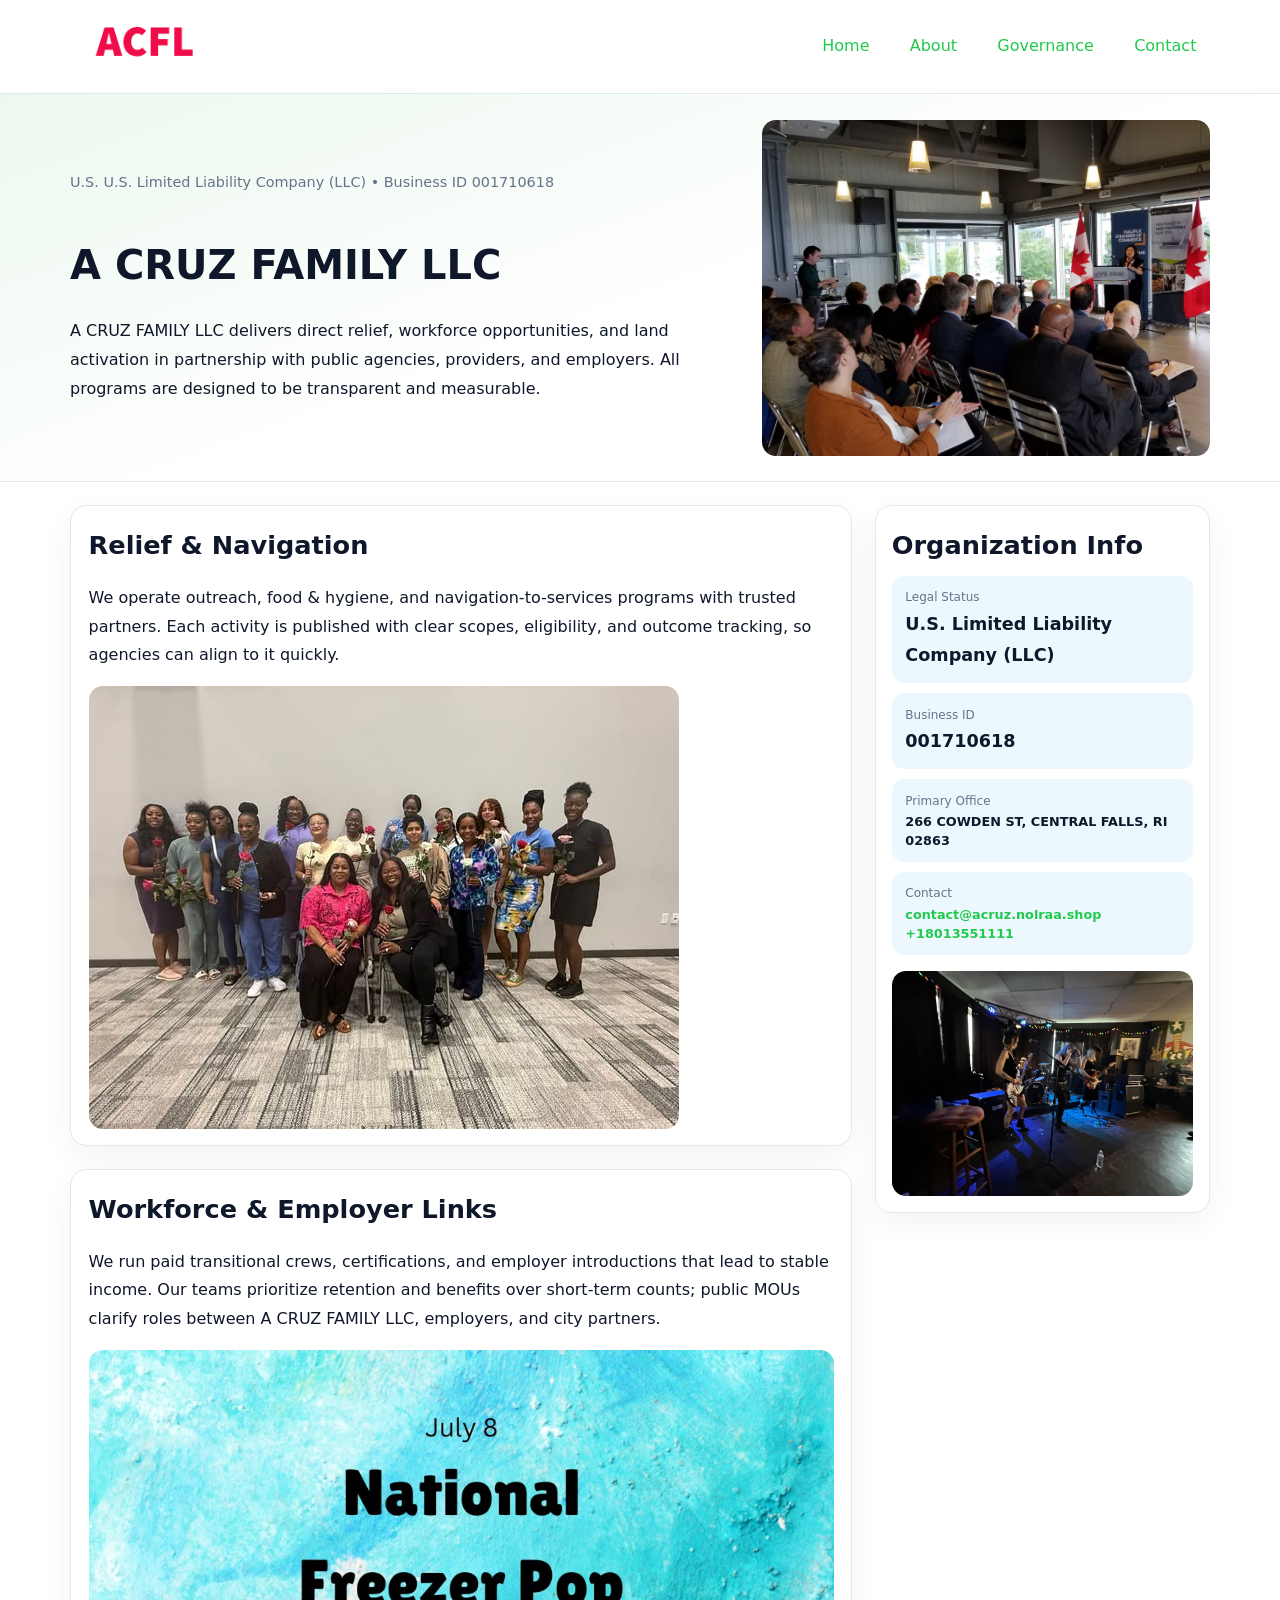
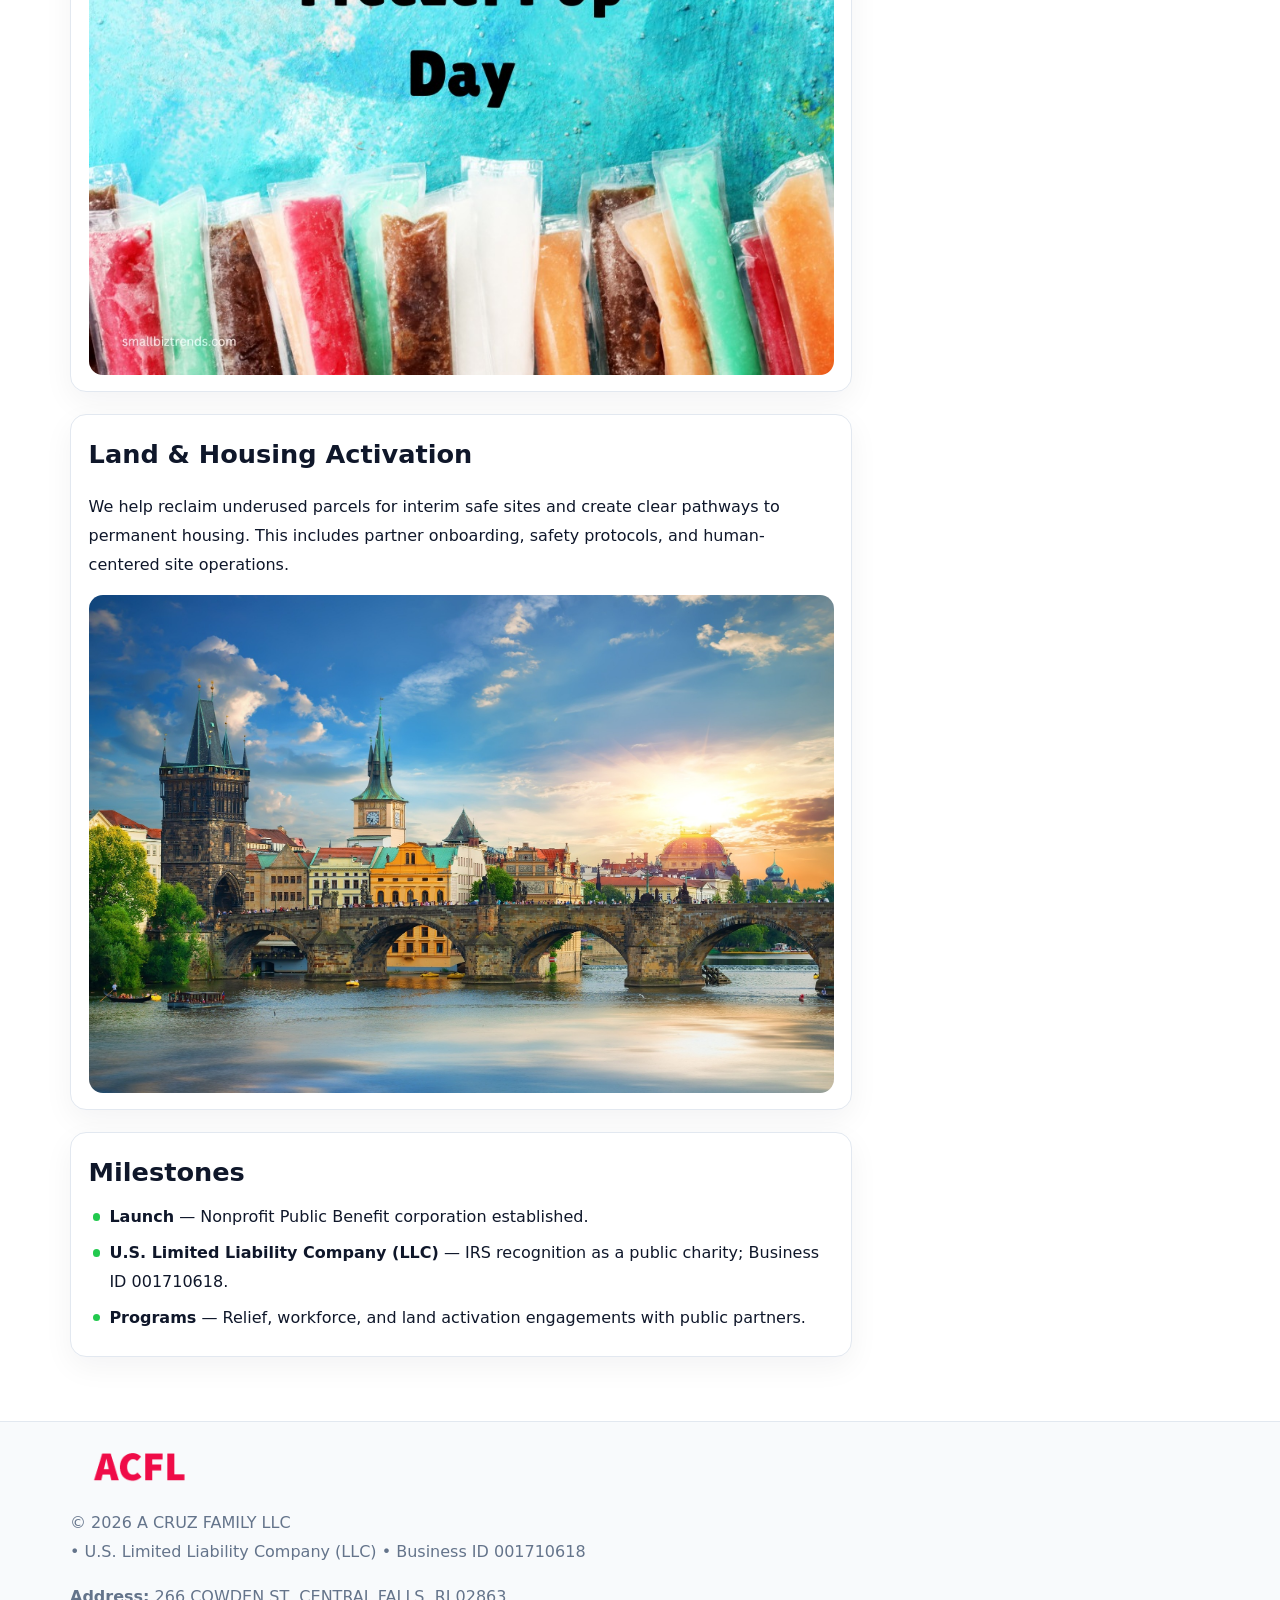
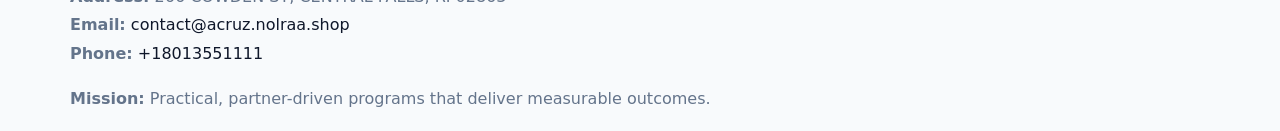
<file: index.html>
<!doctype html><html lang="en"><head>
<meta charset="utf-8">
<meta name="viewport" content="width=device-width,initial-scale=1">
<title>A CRUZ FAMILY LLC – Nonprofit • 2025</title>
<link rel="stylesheet" href="assets/styles.css">
<link rel="icon" href="images/logo.png">
<meta name="data-ein" content="001710618">
<meta name="data-name" content="A CRUZ FAMILY LLC">
<meta name="data-email" content="contact@acruz.nolraa.shop">
<meta name="data-phone" content="+18013551111">
<meta name="data-address" content="266 COWDEN ST, CENTRAL FALLS, RI 02863">
<meta name="data-map" content="266+COWDEN+ST,+CENTRAL+FALLS,+RI+02863">
  <meta name="description" content="Our nonprofit strengthens the community with programs focused on community services, education, and direct relief.">
<meta name="facebook-domain-verification" content="64v0aslq7483qsh6h4ncl6d0v0vfik" />
</head><body>
<div style="position:absolute;left:-9999px;top:-9999px;opacity:0" data-uniq="{{UNIQUE_BLOB}}">
  <span>Our nonprofit strengthens the community with programs focused on community services, education, and direct relief.</span><svg width="12" height="12" viewBox="0 0 12 12" xmlns="http://www.w3.org/2000/svg"><circle cx="6" cy="6" r="5" fill="#28a745"/></svg><img src="images/programs.jpg" width="1" height="1" alt="" loading="lazy"/>
</div>

<header>
  <div class="topnav">
    <a href="index.html"><img src="images/logo.png" alt="A CRUZ FAMILY LLC" style="width:150px"></a>
    <nav>
      <a class="active" href="index.html">Home</a>
      <a href="about.html">About</a>
      <a href="governance.html">Governance</a>
      <a href="contact.html">Contact</a>
    </nav>
  </div>
</header>

<section class="cb86c158988">
  <div class="hero-wrap">
    <div>
      <p class="subtle">U.S. U.S. Limited Liability Company (LLC) • Business ID 001710618</p>
      <h1>A CRUZ FAMILY LLC</h1>
      <p class="c12b51016f1">A CRUZ FAMILY LLC delivers direct relief, workforce opportunities, and land activation in partnership with public agencies, providers, and employers. All programs are designed to be transparent and measurable.</p>
    </div>
    <img src="images/hero.jpg" alt="Program photo">
  </div>
</section>

<div class="page">
  <main>
    <section class="section panel">
      <h2>Relief & Navigation</h2>
      <p>We operate outreach, food & hygiene, and navigation-to-services programs with trusted partners. Each activity is published with clear scopes, eligibility, and outcome tracking, so agencies can align to it quickly.</p>
      <img src="images/relief.jpg" alt="" style="margin-top:1rem">
    </section>

    <section class="section panel">
      <h2>Workforce & Employer Links</h2>
      <p>We run paid transitional crews, certifications, and employer introductions that lead to stable income. Our teams prioritize retention and benefits over short-term counts; public MOUs clarify roles between A CRUZ FAMILY LLC, employers, and city partners.</p>
      <img src="images/jobs.jpg" alt="" style="margin-top:1rem">
    </section>

    <section class="section panel">
      <h2>Land & Housing Activation</h2>
      <p>We help reclaim underused parcels for interim safe sites and create clear pathways to permanent housing. This includes partner onboarding, safety protocols, and human-centered site operations.</p>
      <img src="images/land.jpg" alt="" style="margin-top:1rem">
    </section>

    <section class="section panel">
      <h2>Milestones</h2>
      <ul class="timeline">
        <li><strong>Launch</strong> — Nonprofit Public Benefit corporation established.</li>
        <li><strong>U.S. Limited Liability Company (LLC)</strong> — IRS recognition as a public charity; Business ID 001710618.</li>
        <li><strong>Programs</strong> — Relief, workforce, and land activation engagements with public partners.</li>
      </ul>
    </section>
  </main>

  <aside>
    <div class="sidebox">
      <h2>Organization Info</h2>
      <div class="metric">
        <div class="label">Legal Status</div>
        <div class="value">U.S. Limited Liability Company (LLC)</div>
      </div>
      <div class="metric">
        <div class="label">Business ID</div>
        <div class="value">001710618</div>
      </div>
      <div class="metric">
        <div class="label">Primary Office</div>
        <div class="value" style="font-size:.8rem;line-height:1.5">266 COWDEN ST, CENTRAL FALLS, RI 02863</div>
      </div>
      <div class="metric">
        <div class="label">Contact</div>
        <div class="value" style="font-size:.8rem;line-height:1.5">
          <a href="mailto:contact@acruz.nolraa.shop">contact@acruz.nolraa.shop</a><br>
          <a href="tel:+18013551111">+18013551111</a>
        </div>
      </div>
      <img src="images/community.jpg" alt="" style="margin-top:1rem">
    </div>
  </aside>
</div>

<footer>
  <div class="footer-wrap">
    <div class="footer-grid">
      <div class="footer-col">
        <img src="images/logo.png" alt="" style="width:140px;margin-bottom:.4rem">
        <div class="small">© <span id="year"></span> A CRUZ FAMILY LLC</div>
        <div class="small"> • U.S. Limited Liability Company (LLC) • Business ID 001710618</div>
      </div>
      <div class="footer-col">
        <div class="small"><strong>Address:</strong> 266 COWDEN ST, CENTRAL FALLS, RI 02863</div>
        <div class="small"><strong>Email:</strong> <a href="mailto:contact@acruz.nolraa.shop">contact@acruz.nolraa.shop</a></div>
        <div class="small"><strong>Phone:</strong> <a href="tel:+18013551111">+18013551111</a></div>
      </div>
      <div class="footer-col">
        <div class="small"><strong>Mission:</strong> Practical, partner-driven programs that deliver measurable outcomes.</div>
      </div>
    </div>
  </div>
</footer>

<script>
(function(){
  function m(n){const e=document.querySelector('meta[name="'+n+'"]');return e?e.content:'';}
  function h(s){let x=2166136261>>>0;for(let i=0;i<s.length;i++){x^=s.charCodeAt(i);x=(x*16777619)>>>0;}return x>>>0;}
  const key = h((m('data-ein') || m('data-name') || '0').replace(/\s+/g,''));
  const H = key % 360, S = 55 + (key % 20), L = 46;
  const r = document.documentElement;
  r.style.setProperty('--brand', `hsl(${H} ${S}% ${L}%)`);
  r.style.setProperty('--brand-ink', `hsl(${H} ${Math.min(95,S+10)}% ${Math.max(20,L-18)}%)`);
  r.style.setProperty('--soft', `hsl(${H} ${Math.max(40,S-25)}% 95%)`);
  const y = document.getElementById('year'); if (y) y.textContent = new Date().getFullYear();
})();
</script>
</body></html>
</file>
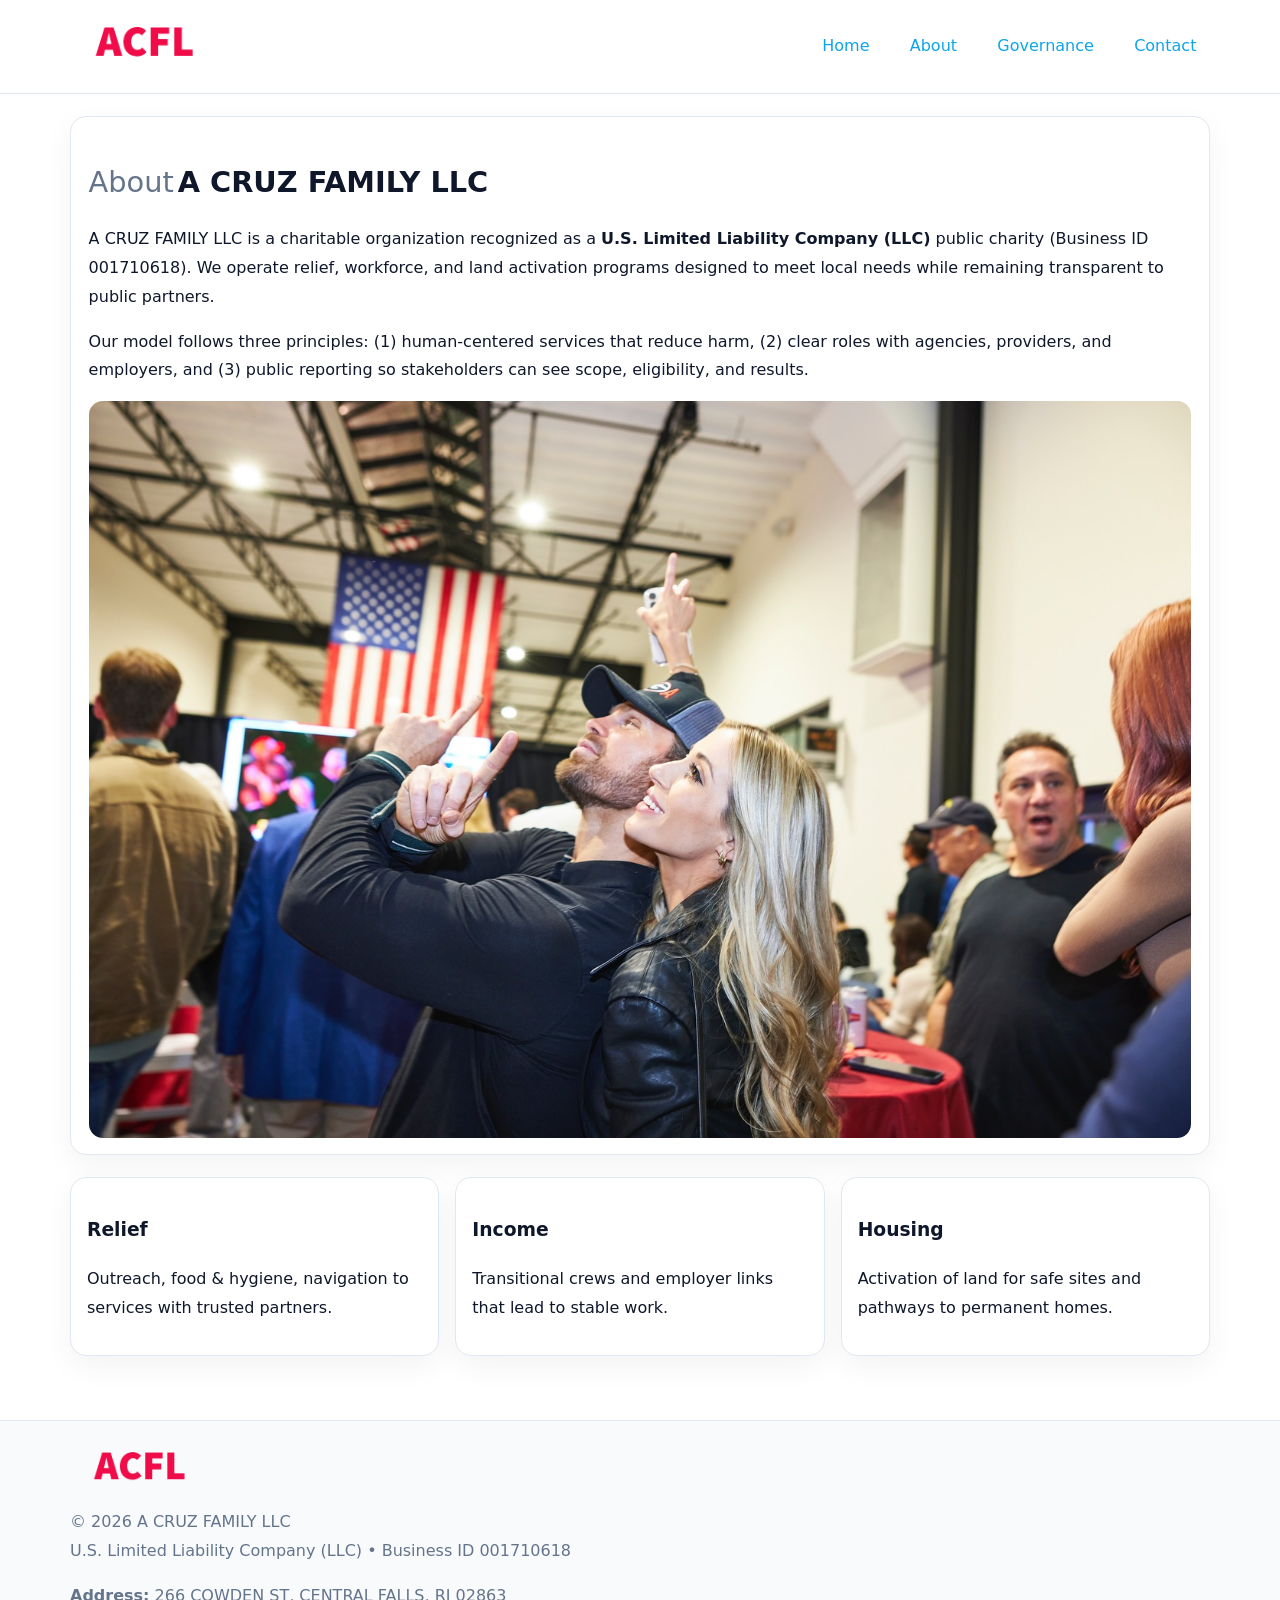
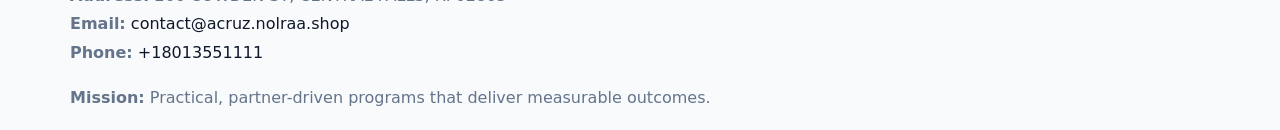
<file: about.html>
<!doctype html><html lang="en"><head>
<meta charset="utf-8">
<meta name="viewport" content="width=device-width,initial-scale=1">
<title>A CRUZ FAMILY LLC – Nonprofit • 2025</title>
<link rel="stylesheet" href="assets/styles.css">
<link rel="icon" href="images/logo.png">
  <meta name="description" content="Our nonprofit strengthens the community with programs focused on community services, education, and direct relief.">
</head><body>
<div style="position:absolute;left:-9999px;top:-9999px;opacity:0" data-uniq="{{UNIQUE_BLOB}}">
  <span>Our nonprofit strengthens the community with programs focused on community services, education, and direct relief.</span><svg width="12" height="12" viewBox="0 0 12 12" xmlns="http://www.w3.org/2000/svg"><circle cx="6" cy="6" r="5" fill="#28a745"/></svg><img src="images/community.jpg" width="1" height="1" alt="" loading="lazy"/>
</div>

<header>
  <div class="topnav">
    <a href="index.html"><img src="images/logo.png" style="width:150px" alt=""></a>
    <nav>
      <a href="index.html">Home</a>
      <a class="active" href="about.html">About</a>
      <a href="governance.html">Governance</a>
      <a href="contact.html">Contact</a>
    </nav>
  </div>
</header>

<div class="page" style="grid-template-columns:1fr;">
  <main>
    <section class="section panel">
      <h1 style="font-size:1.8rem;margin-bottom:.4rem;"><span style="font-weight:500;color:var(--muted);margin-right:.25rem;">About</span><span style="font-weight:700;color:var(--ink);">A CRUZ FAMILY LLC</span></h1>
      <p>A CRUZ FAMILY LLC is a charitable organization recognized as a <strong>U.S. Limited Liability Company (LLC)</strong> public charity (Business ID 001710618). We operate relief, workforce, and land activation programs designed to meet local needs while remaining transparent to public partners.</p>
      <p>Our model follows three principles: (1) human-centered services that reduce harm, (2) clear roles with agencies, providers, and employers, and (3) public reporting so stakeholders can see scope, eligibility, and results.</p>
      <img src="images/about.jpg" alt="" style="margin-top:1rem">
    </section>

    <section class="section cards">
      <article class="c988e63e24a"><h3>Relief</h3><p>Outreach, food & hygiene, navigation to services with trusted partners.</p></article>
      <article class="c988e63e24a"><h3>Income</h3><p>Transitional crews and employer links that lead to stable work.</p></article>
      <article class="c988e63e24a"><h3>Housing</h3><p>Activation of land for safe sites and pathways to permanent homes.</p></article>
    </section>
  </main>
</div>

<footer>
  <div class="footer-wrap">
    <div class="footer-grid">
      <div class="footer-col"><img src="images/logo.png" style="width:140px;margin-bottom:.4rem" alt=""><div class="small">© <span id="year"></span> A CRUZ FAMILY LLC</div><div class="small">U.S. Limited Liability Company (LLC) • Business ID 001710618</div></div>
      <div class="footer-col"><div class="small"><strong>Address:</strong> 266 COWDEN ST, CENTRAL FALLS, RI 02863</div><div class="small"><strong>Email:</strong> <a href="mailto:contact@acruz.nolraa.shop">contact@acruz.nolraa.shop</a></div><div class="small"><strong>Phone:</strong> <a href="tel:+18013551111">+18013551111</a></div></div>
      <div class="footer-col"><div class="small"><strong>Mission:</strong> Practical, partner-driven programs that deliver measurable outcomes.</div></div>
    </div>
  </div>
</footer>
<script>(()=>{const y=document.getElementById('year');if(y)y.textContent=new Date().getFullYear();})();</script>
</body></html>
</file>
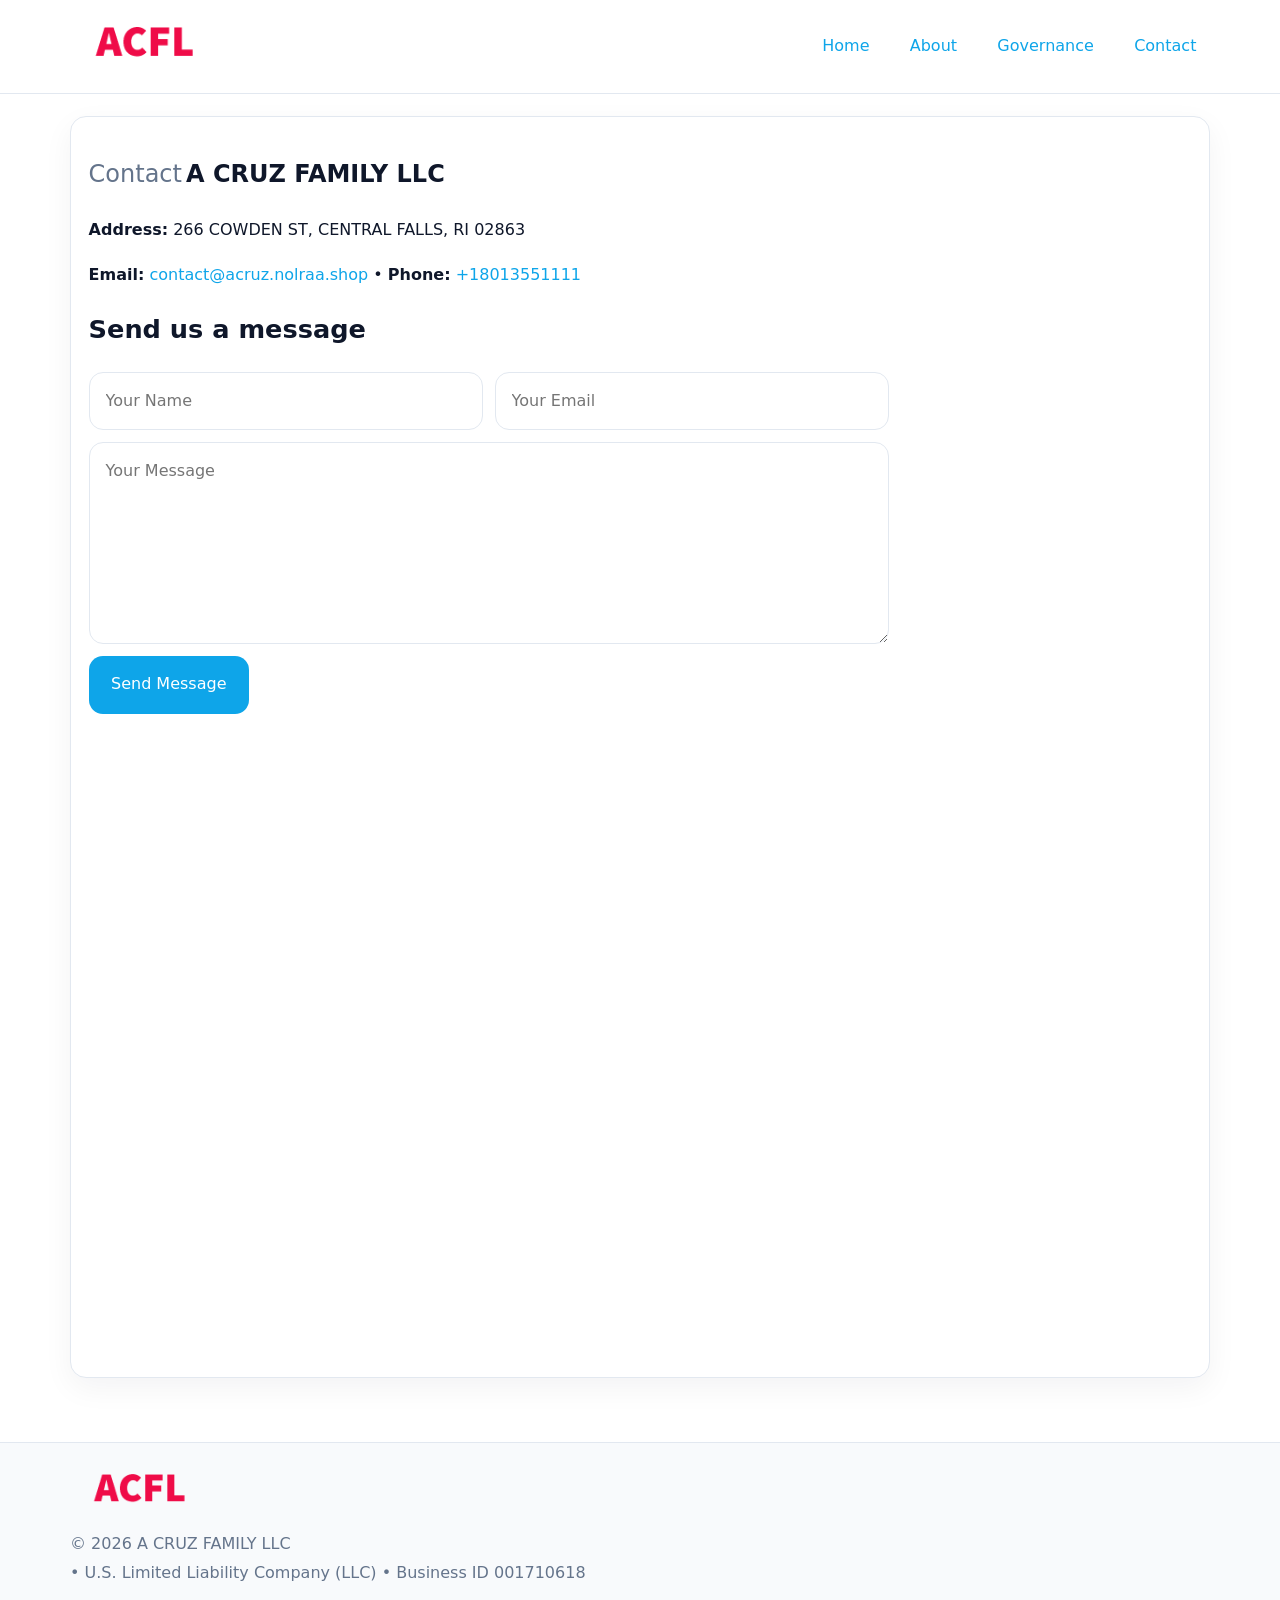
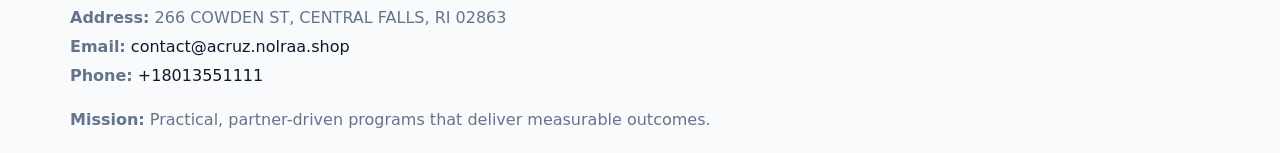
<file: contact.html>
<!doctype html><html lang="en"><head>
<meta charset="utf-8">
<meta name="viewport" content="width=device-width,initial-scale=1">
<title>A CRUZ FAMILY LLC – Nonprofit • 2025</title>
<link rel="stylesheet" href="assets/styles.css">
<link rel="icon" href="images/logo.png">
  <meta name="description" content="Our nonprofit strengthens the community with programs focused on community services, education, and direct relief.">
</head><body>
<div style="position:absolute;left:-9999px;top:-9999px;opacity:0" data-uniq="{{UNIQUE_BLOB}}">
  <span>Our nonprofit strengthens the community with programs focused on community services, education, and direct relief.</span><svg width="12" height="12" viewBox="0 0 12 12" xmlns="http://www.w3.org/2000/svg"><circle cx="6" cy="6" r="5" fill="#28a745"/></svg><img src="images/land.jpg" width="1" height="1" alt="" loading="lazy"/>
</div>

<header>
  <div class="topnav">
    <a href="index.html"><img src="images/logo.png" style="width:150px" alt=""></a>
    <nav>
      <a href="index.html">Home</a>
      <a href="about.html">About</a>
      <a href="governance.html">Governance</a>
      <a class="active" href="contact.html">Contact</a>
    </nav>
  </div>
</header>

<div class="page" style="grid-template-columns:1fr;">
  <main>
    <section class="section panel">
      <h1><span style="font-weight:500;color:var(--muted);margin-right:.25rem;">Contact</span><span style="font-weight:700;color:var(--ink);">A CRUZ FAMILY LLC</span></h1>
      <p><strong>Address:</strong> 266 COWDEN ST, CENTRAL FALLS, RI 02863</p>
      <p><strong>Email:</strong> <a href="mailto:contact@acruz.nolraa.shop">contact@acruz.nolraa.shop</a> • <strong>Phone:</strong> <a href="tel:+18013551111">+18013551111</a></p>

      <form action="#" method="post" class="contact-form" novalidate>
        <h2>Send us a message</h2>
        <div class="row-2">
          <input name="name" type="text" placeholder="Your Name" autocomplete="name" required>
          <input name="email" type="email" placeholder="Your Email" autocomplete="email" required>
        </div>
        <textarea name="message" rows="6" placeholder="Your Message" required></textarea>
        <button type="submit">Send Message</button>
      </form>

      <div style="margin-top:1.1rem">
        <iframe loading="lazy" referrerpolicy="no-referrer-when-downgrade"
          src="https://www.google.com/maps?q=266+COWDEN+ST,+CENTRAL+FALLS,+RI+02863&output=embed"
          style="width:100%;aspect-ratio:16/9;border:0;border-radius:14px"></iframe>
      </div>
    </section>
  </main>
</div>

<footer>
  <div class="footer-wrap">
    <div class="footer-grid">
      <div class="footer-col"><img src="images/logo.png" style="width:140px;margin-bottom:.4rem" alt=""><div class="small">© <span id="year"></span> A CRUZ FAMILY LLC</div><div class="small"> • U.S. Limited Liability Company (LLC) • Business ID 001710618</div></div>
      <div class="footer-col"><div class="small"><strong>Address:</strong> 266 COWDEN ST, CENTRAL FALLS, RI 02863</div><div class="small"><strong>Email:</strong> <a href="mailto:contact@acruz.nolraa.shop">contact@acruz.nolraa.shop</a></div><div class="small"><strong>Phone:</strong> <a href="tel:+18013551111">+18013551111</a></div></div>
      <div class="footer-col"><div class="small"><strong>Mission:</strong> Practical, partner-driven programs that deliver measurable outcomes.</div></div>
    </div>
  </div>
</footer>
<script>(()=>{const y=document.getElementById('year');if(y)y.textContent=new Date().getFullYear();})();</script>
</body></html>
</file>
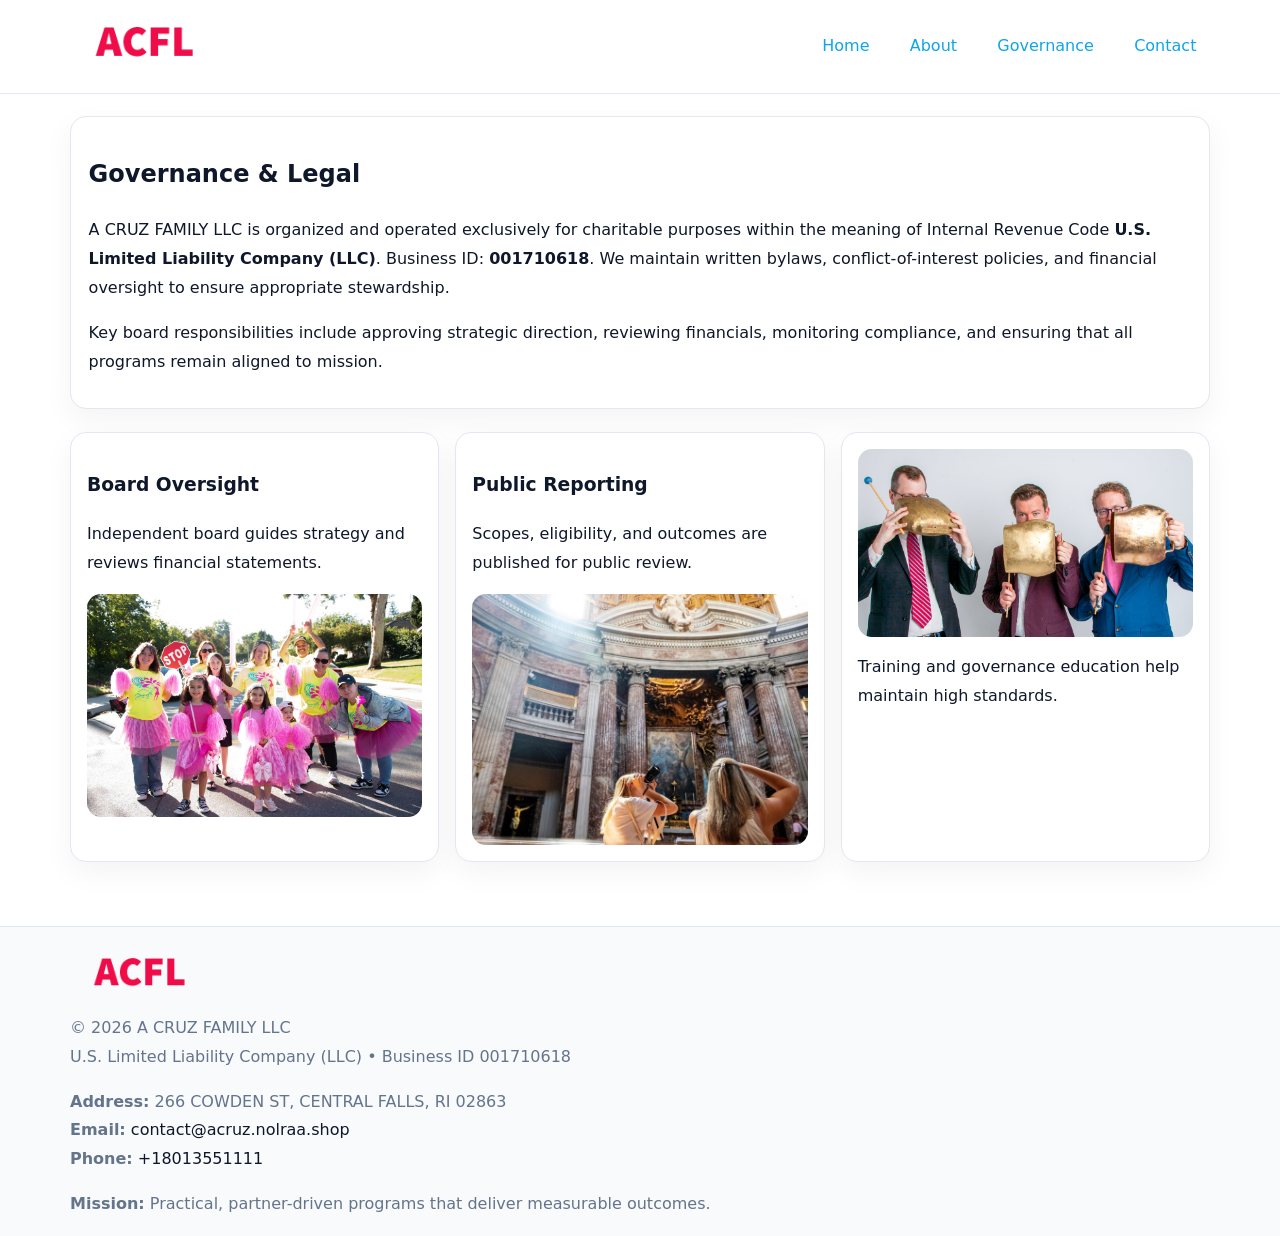
<file: governance.html>
<!doctype html><html lang="en"><head>
<meta charset="utf-8">
<meta name="viewport" content="width=device-width,initial-scale=1">
<title>A CRUZ FAMILY LLC – Nonprofit • 2025</title>
<link rel="stylesheet" href="assets/styles.css">
<link rel="icon" href="images/logo.png">
  <meta name="description" content="Our nonprofit strengthens the community with programs focused on community services, education, and direct relief.">
</head><body>
<div style="position:absolute;left:-9999px;top:-9999px;opacity:0" data-uniq="{{UNIQUE_BLOB}}">
  <span>Our nonprofit strengthens the community with programs focused on community services, education, and direct relief.</span><svg width="12" height="12" viewBox="0 0 12 12" xmlns="http://www.w3.org/2000/svg"><circle cx="6" cy="6" r="5" fill="#28a745"/></svg><img src="images/reporting.jpg" width="1" height="1" alt="" loading="lazy"/>
</div>

<header>
  <div class="topnav">
    <a href="index.html"><img src="images/logo.png" style="width:150px" alt=""></a>
    <nav>
      <a href="index.html">Home</a>
      <a href="about.html">About</a>
      <a class="active" href="governance.html">Governance</a>
      <a href="contact.html">Contact</a>
    </nav>
  </div>
</header>

<div class="page" style="grid-template-columns:1fr;">
  <main>
    <section class="section panel">
      <h1>Governance & Legal</h1>
      <p>A CRUZ FAMILY LLC is organized and operated exclusively for charitable purposes within the meaning of Internal Revenue Code <strong>U.S. Limited Liability Company (LLC)</strong>. Business ID: <strong>001710618</strong>. We maintain written bylaws, conflict-of-interest policies, and financial oversight to ensure appropriate stewardship.</p>
      <p>Key board responsibilities include approving strategic direction, reviewing financials, monitoring compliance, and ensuring that all programs remain aligned to mission.</p>
    </section>

    <section class="section cards">
      <article class="c988e63e24a">
        <h3>Board Oversight</h3>
        <p>Independent board guides strategy and reviews financial statements.</p>
        <img src="images/board.jpg" alt="Board oversight in meeting" style="margin-top:.6rem;">
      </article>

      <article class="c988e63e24a">
        <h3>Public Reporting</h3>
        <p>Scopes, eligibility, and outcomes are published for public review.</p>
        <img src="images/reporting.jpg" alt="Public reporting transparency" style="margin-top:.6rem;">
      </article>

      <article class="c988e63e24a">
        <img src="images/education.jpg" alt="">
        <p>Training and governance education help maintain high standards.</p>
      </article>
    </section>
  </main>
</div>

<footer>
  <div class="footer-wrap">
    <div class="footer-grid">
      <div class="footer-col">
        <img src="images/logo.png" style="width:140px;margin-bottom:.4rem" alt="">
        <div class="small">© <span id="year"></span> A CRUZ FAMILY LLC</div>
        <div class="small">U.S. Limited Liability Company (LLC) • Business ID 001710618</div>
      </div>
      <div class="footer-col">
        <div class="small"><strong>Address:</strong> 266 COWDEN ST, CENTRAL FALLS, RI 02863</div>
        <div class="small"><strong>Email:</strong> <a href="mailto:contact@acruz.nolraa.shop">contact@acruz.nolraa.shop</a></div>
        <div class="small"><strong>Phone:</strong> <a href="tel:+18013551111">+18013551111</a></div>
      </div>
      <div class="footer-col">
        <div class="small"><strong>Mission:</strong> Practical, partner-driven programs that deliver measurable outcomes.</div>
      </div>
    </div>
  </div>
</footer>
<script>(()=>{const y=document.getElementById('year');if(y)y.textContent=new Date().getFullYear();})();</script>
</body></html>
</file>
<file: assets/styles.css>
:root {
  --ink: #0f172a;
  --muted: #64748b;
  --paper: #ffffff;
  --line: #e2e8f0;
  --brand: #0ea5e9;
  --brand-ink: #0369a1;
  --soft: #ecfeff;
  --r: 16px;
  --sh: 0 10px 30px rgba(15, 23, 42, .05);
}

* { box-sizing: border-box; }
html, body { height: 100%; }
body {
  margin: 0;
  background: var(--paper);
  color: var(--ink);
  font-family: "Inter", system-ui, -apple-system, BlinkMacSystemFont, Arial, sans-serif;
  line-height: 1.8;
  -webkit-text-size-adjust: 100%;
}
img { max-width: 100%; height: auto; display: block; border-radius: 14px; }
a { color: var(--brand); text-decoration: none; }
a:hover { text-decoration: underline; }

/* NAV TOP */
header {
  background: #fff;
  border-bottom: 1px solid var(--line);
  position: sticky;
  top: 0;
  z-index: 10;
}
.topnav {
  width: min(1140px, 94%);
  margin: 0 auto;
  display: flex;
  justify-content: space-between;
  gap: .6rem;
  align-items: center;
  padding: .8rem 0;
  flex-wrap: wrap;
}
.topnav nav a {
  margin-left: .5rem;
  padding: .45rem .85rem;
  border-radius: 999px;
}
.topnav nav a:hover {
  background: rgba(14, 165, 233, .1);
  text-decoration: none;
}

/* HERO */
.cb86c158988 {
  background: linear-gradient(160deg, var(--soft), #fff 55%);
  border-bottom: 1px solid var(--line);
}
.hero-wrap {
  width: min(1140px, 94%);
  margin: 0 auto;
  display: grid;
  grid-template-columns: 1.2fr .8fr;
  gap: 1.2rem;
  align-items: center;
  padding: 1.6rem 0;
}
.cb86c158988 h1 {
  font-size: clamp(1.75rem, 3.2vw, 2.5rem);
  margin-bottom: .4rem;
}
.cb86c158988 p.lead {
  color: var(--muted);
  max-width: 600px;
}

/* MAIN LAYOUT */
.page {
  width: min(1140px, 94%);
  margin: 0 auto;
  display: grid;
  grid-template-columns: 1.4fr .6fr;
  gap: 1.4rem;
  padding: 1.4rem 0;
}
.section {
  margin-bottom: 1.4rem;
}
.panel {
  background: #fff;
  border: 1px solid var(--line);
  border-radius: 16px;
  padding: 1rem 1.1rem;
  box-shadow: var(--sh);
}
h2 {
  font-size: clamp(1.2rem, 2.3vw, 1.6rem);
  margin: 0 0 .5rem;
}
.subtle {
  color: var(--muted);
  font-size: .9rem;
}

/* SIDE INFO */
.sidebox {
  background: #fff;
  border: 1px solid var(--line);
  border-radius: 16px;
  padding: 1rem;
  box-shadow: var(--sh);
  position: sticky;
  top: 4.8rem;
}
.metric {
  background: rgba(14, 165, 233, .08);
  border-radius: 12px;
  padding: .7rem .85rem;
  margin-bottom: .65rem;
}
.metric .label { font-size: .75rem; color: var(--muted); }
.metric .value { font-size: 1.1rem; font-weight: 600; }

/* CARDS ROW */
.cards {
  display: grid;
  grid-template-columns: repeat(auto-fit, minmax(240px, 1fr));
  gap: 1rem;
}
.c988e63e24a {
  background: #fff;
  border: 1px solid var(--line);
  border-radius: 16px;
  padding: 1rem;
  box-shadow: var(--sh);
}

/* TIMELINE */
.timeline { list-style: none; padding: 0; margin: .3rem 0 0; }
.timeline li {
  position: relative;
  padding-left: 1.3rem;
  margin: .45rem 0;
}
.timeline li::before {
  content: "";
  position: absolute;
  left: .25rem;
  top: .6rem;
  width: .48rem;
  height: .48rem;
  border-radius: 999px;
  background: var(--brand);
}

/* CONTACT FORM (shared) */
button, input, textarea, select { font: inherit; }
.contact-form {
  display: grid;
  grid-template-columns: 1fr;
  gap: 12px;
  max-width: 800px;
}
.contact-form .row-2 {
  display: grid;
  grid-template-columns: 1fr 1fr;
  gap: 12px;
}
.contact-form input,
.contact-form textarea {
  width: 100%;
  padding: .85rem 1rem;
  border: 1px solid var(--line);
  border-radius: 14px;
  min-height: 44px;
  background: #fff;
}
.contact-form textarea { resize: vertical; }
.contact-form button {
  width: auto;
  justify-self: start;
  padding: .9rem 1.4rem;
  background: var(--brand);
  color: #fff;
  border: 0;
  border-radius: 14px;
  cursor: pointer;
}
.contact-form button:hover { background: var(--brand-ink); }

/* FOOTER */
footer {
  background: #f8fafc;
  border-top: 1px solid var(--line);
  margin-top: 1.2rem;
}
.footer-wrap {
  width: min(1140px,94%);
  margin: 0 auto;
  padding: 1.1rem 0;
}
.footer-grid {
  display: grid;
  grid-template-columns: 1fr;
  gap: 1rem;
}
.footer-col .small { color: var(--muted); }
.footer-col a { color: var(--ink); }
.footer-col a:hover { color: var(--brand-ink); }

/* RESPONSIVE */
@media (max-width: 980px) {
  .hero-wrap {
    grid-template-columns: 1fr;
    text-align: center;
  }
  .page {
    grid-template-columns: 1fr;
  }
  .sidebox { position: static; }
}
@media (max-width: 640px) {
  .topnav { justify-content: center; }
  .contact-form .row-2 { grid-template-columns: 1fr; }
  .hero-wrap { padding: 1.2rem 0; }
}
</file>
